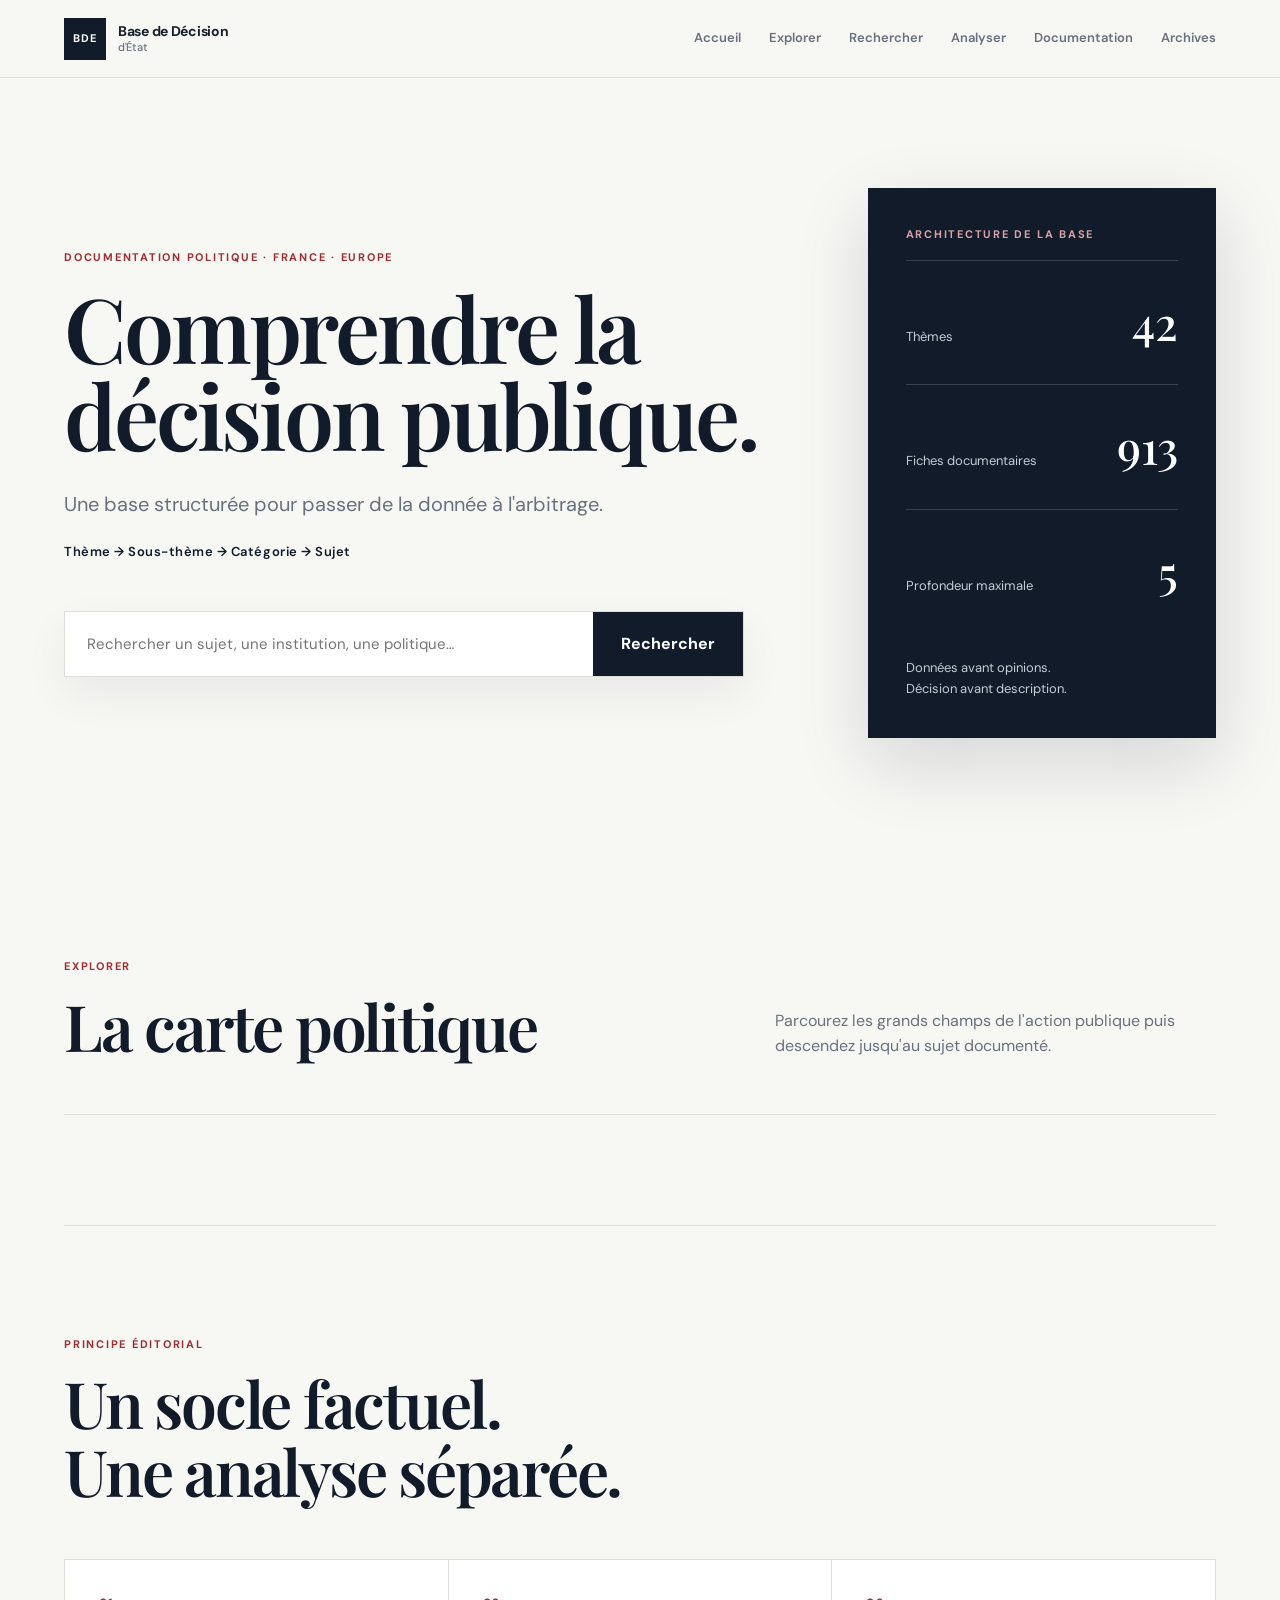
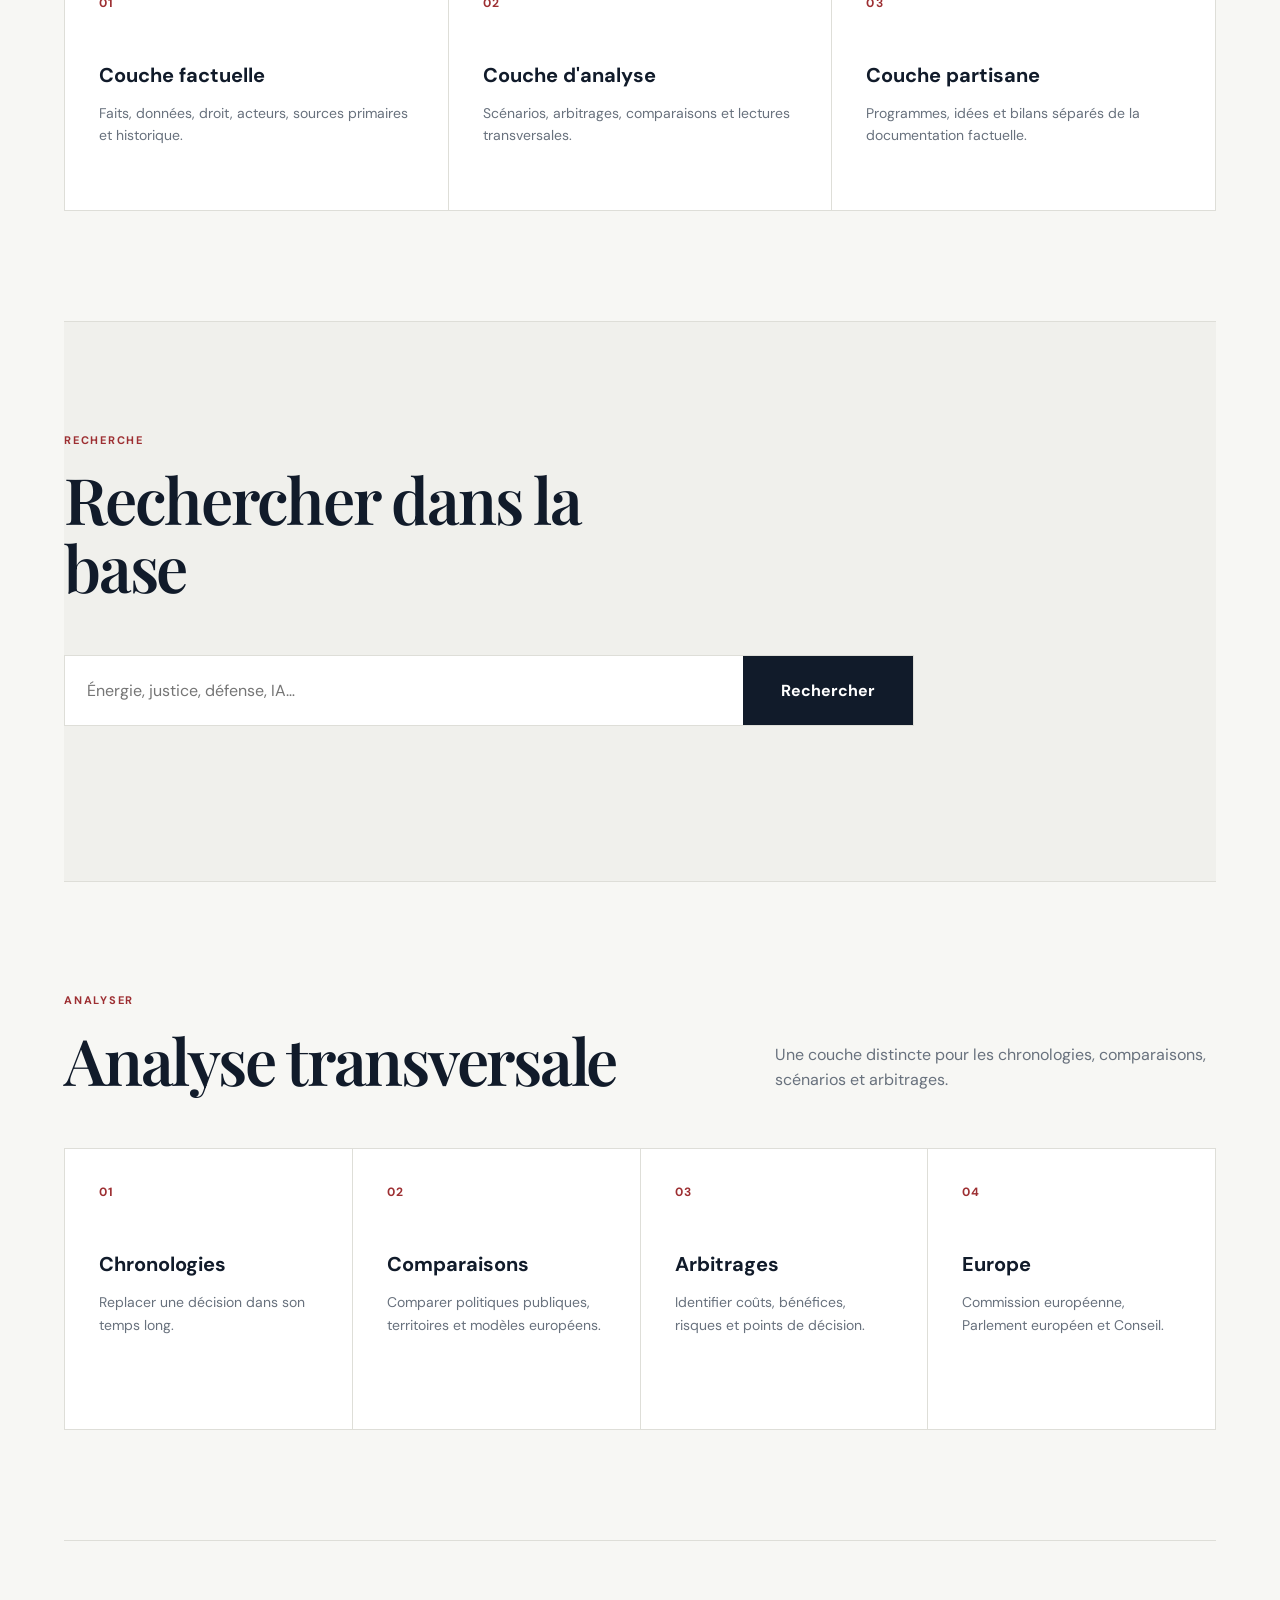
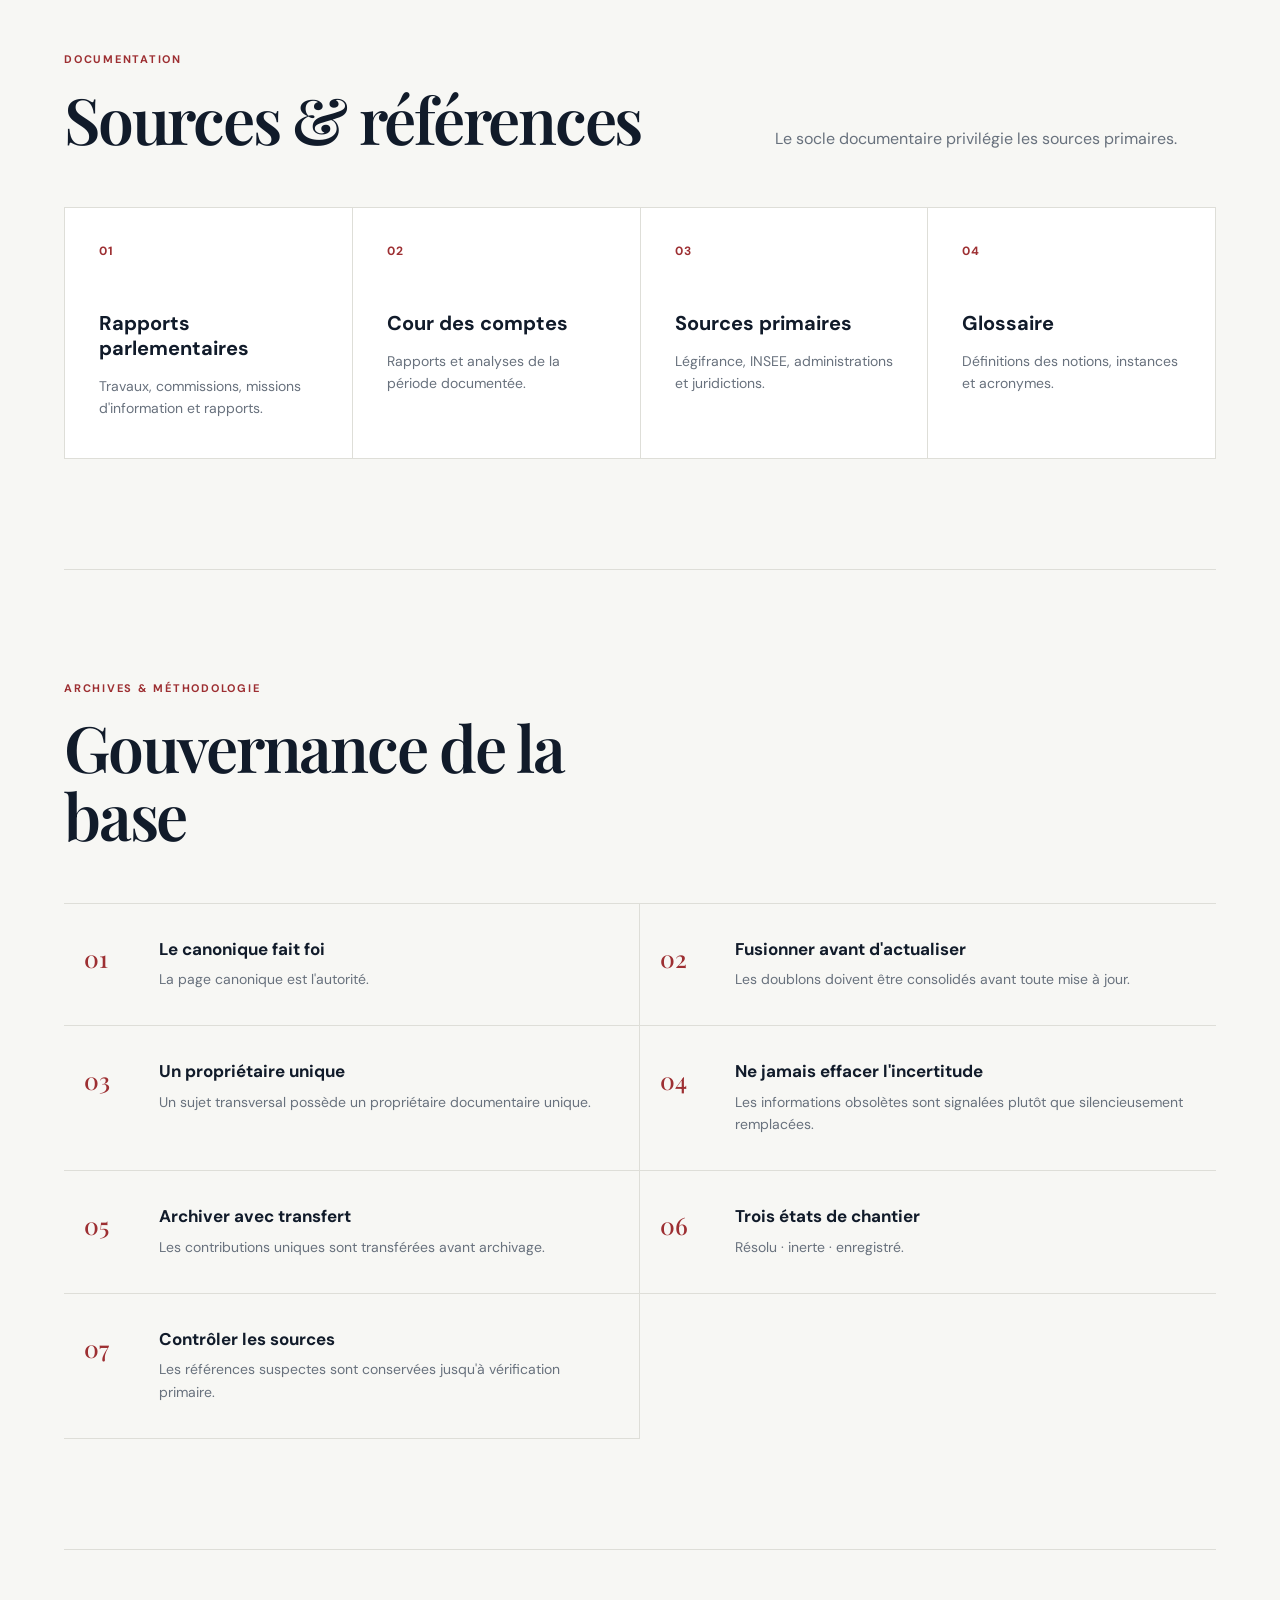
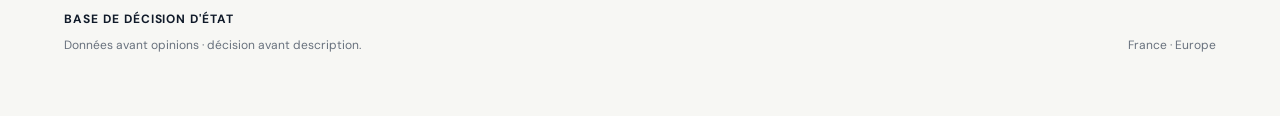
<file: index.html>
<!DOCTYPE html><html lang="fr">
<head>
  <meta charset="UTF-8">
  <meta name="viewport" content="width=device-width, initial-scale=1.0">
  <meta name="description" content="Base de Décision d'État — documentation politique structurée pour la décision publique.">
  <title>Base de Décision d'État</title>
  <link rel="preconnect" href="https://fonts.googleapis.com">
  <link rel="preconnect" href="https://fonts.gstatic.com" crossorigin>
  <link href="https://fonts.googleapis.com/css2?family=DM+Sans:wght@400;500;600;700&family=Playfair+Display:wght@500;600;700&display=swap" rel="stylesheet">
  <link rel="stylesheet" href="styles.css">
  <link rel="stylesheet" href="fiche.css">
</head><body><header class="header">  <a href="index.html" class="logo">
    <span class="logo-mark">BDE</span><span>
  Base de Décision<br>
  <small>d'État</small>
</span>

  </a>  <nav class="nav"><a href="index.html">Accueil</a>
<a href="#explorer">Explorer</a>
<a href="#recherche">Rechercher</a>
<a href="#analyser">Analyser</a>
<a href="#documentation">Documentation</a>
<a href="#archives">Archives</a>

  </nav>  <button class="menu-button" onclick="toggleMenu()">
    ☰
  </button></header><main id="app">  <!-- VUE DÉTAIL (thème / fiche) --><section id="detail-view" class="detail-view" hidden></section>  <!-- HERO -->  <section class="hero"><div class="hero-content">

  <div class="eyebrow">
    DOCUMENTATION POLITIQUE · FRANCE · EUROPE
  </div>

  <h1>
    Comprendre la<br>
    décision publique.
  </h1>

  <p>
    Une base structurée pour passer de la donnée
    à l'arbitrage.
  </p>

  <p class="hierarchy">
    Thème → Sous-thème → Catégorie → Sujet
  </p>

  <div class="search-box">

    <input
      id="home-search"
      type="search"
      placeholder="Rechercher un sujet, une institution, une politique…"
    >

    <button onclick="searchSite()">
      Rechercher
    </button>

  </div>

</div>


<aside class="hero-card">

  <div class="eyebrow">
    ARCHITECTURE DE LA BASE
  </div>

  <div class="metric">
    <span>Thèmes</span>
    <strong>42</strong>
  </div>

  <div class="metric">
    <span>Fiches documentaires</span>
    <strong>913</strong>
  </div>

  <div class="metric">
    <span>Profondeur maximale</span>
    <strong>5</strong>
  </div>

  <p>
    Données avant opinions.<br>
    Décision avant description.
  </p>

</aside>

  </section>  <!-- EXPLORER -->  <section id="explorer" class="section"><div class="section-header">

  <div>

    <div class="eyebrow">
      EXPLORER
    </div>

    <h2>
      La carte politique
    </h2>

  </div>

  <p>
    Parcourez les grands champs de l'action publique
    puis descendez jusqu'au sujet documenté.
  </p>

</div>


<div id="themes" class="theme-grid"></div>

  </section>  <!-- PRINCIPES -->  <section class="section"><div class="section-header">

  <div>

    <div class="eyebrow">
      PRINCIPE ÉDITORIAL
    </div>

    <h2>
      Un socle factuel.<br>
      Une analyse séparée.
    </h2>

  </div>

</div>


<div class="principles-grid">

  <article class="info-card">

    <span class="card-number">01</span>

    <h3>
      Couche factuelle
    </h3>

    <p>
      Faits, données, droit, acteurs,
      sources primaires et historique.
    </p>

  </article>


  <article class="info-card">

    <span class="card-number">02</span>

    <h3>
      Couche d'analyse
    </h3>

    <p>
      Scénarios, arbitrages,
      comparaisons et lectures transversales.
    </p>

  </article>


  <article class="info-card">

    <span class="card-number">03</span>

    <h3>
      Couche partisane
    </h3>

    <p>
      Programmes, idées et bilans
      séparés de la documentation factuelle.
    </p>

  </article>

</div>

  </section>  <!-- RECHERCHE -->  <section id="recherche" class="section search-section"><div class="section-header">

  <div>

    <div class="eyebrow">
      RECHERCHE
    </div>

    <h2>
      Rechercher dans la base
    </h2>

  </div>

</div>


<div class="large-search">

  <input
    id="search-input"
    type="search"
    placeholder="Énergie, justice, défense, IA…"
  >

  <button onclick="runSearch()">
    Rechercher
  </button>

</div>


<div id="search-results"></div>

  </section>  <!-- ANALYSE -->  <section id="analyser" class="section"><div class="section-header">

  <div>

    <div class="eyebrow">
      ANALYSER
    </div>

    <h2>
      Analyse transversale
    </h2>

  </div>

  <p>
    Une couche distincte pour les chronologies,
    comparaisons, scénarios et arbitrages.
  </p>

</div>


<div class="analysis-grid">

  <article class="analysis-card">
    <span>01</span>
    <h3>Chronologies</h3>
    <p>
      Replacer une décision dans son temps long.
    </p>
  </article>


  <article class="analysis-card">
    <span>02</span>
    <h3>Comparaisons</h3>
    <p>
      Comparer politiques publiques,
      territoires et modèles européens.
    </p>
  </article>


  <article class="analysis-card">
    <span>03</span>
    <h3>Arbitrages</h3>
    <p>
      Identifier coûts, bénéfices,
      risques et points de décision.
    </p>
  </article>


  <article class="analysis-card">
    <span>04</span>
    <h3>Europe</h3>
    <p>
      Commission européenne,
      Parlement européen et Conseil.
    </p>
  </article>

</div>

  </section>  <!-- DOCUMENTATION -->  <section id="documentation" class="section"><div class="section-header">

  <div>

    <div class="eyebrow">
      DOCUMENTATION
    </div>

    <h2>
      Sources & références
    </h2>

  </div>

  <p>
    Le socle documentaire privilégie
    les sources primaires.
  </p>

</div>


<div class="documentation-grid">

  <article class="info-card">

    <span class="card-number">01</span>

    <h3>
      Rapports parlementaires
    </h3>

    <p>
      Travaux, commissions, missions
      d'information et rapports.
    </p>

  </article>


  <article class="info-card">

    <span class="card-number">02</span>

    <h3>
      Cour des comptes
    </h3>

    <p>
      Rapports et analyses
      de la période documentée.
    </p>

  </article>


  <article class="info-card">

    <span class="card-number">03</span>

    <h3>
      Sources primaires
    </h3>

    <p>
      Légifrance, INSEE,
      administrations et juridictions.
    </p>

  </article>


  <article class="info-card">

    <span class="card-number">04</span>

    <h3>
      Glossaire
    </h3>

    <p>
      Définitions des notions,
      instances et acronymes.
    </p>

  </article>

</div>

  </section>  <!-- ARCHIVES -->  <section id="archives" class="section"><div class="section-header">

  <div>

    <div class="eyebrow">
      ARCHIVES & MÉTHODOLOGIE
    </div>

    <h2>
      Gouvernance de la base
    </h2>

  </div>

</div>


<div class="rules">

  <article>
    <strong>01</strong>
    <div>
      <h3>Le canonique fait foi</h3>
      <p>
        La page canonique est l'autorité.
      </p>
    </div>
  </article>


  <article>
    <strong>02</strong>
    <div>
      <h3>Fusionner avant d'actualiser</h3>
      <p>
        Les doublons doivent être consolidés
        avant toute mise à jour.
      </p>
    </div>
  </article>


  <article>
    <strong>03</strong>
    <div>
      <h3>Un propriétaire unique</h3>
      <p>
        Un sujet transversal possède
        un propriétaire documentaire unique.
      </p>
    </div>
  </article>


  <article>
    <strong>04</strong>
    <div>
      <h3>Ne jamais effacer l'incertitude</h3>
      <p>
        Les informations obsolètes sont
        signalées plutôt que silencieusement remplacées.
      </p>
    </div>
  </article>


  <article>
    <strong>05</strong>
    <div>
      <h3>Archiver avec transfert</h3>
      <p>
        Les contributions uniques sont transférées
        avant archivage.
      </p>
    </div>
  </article>


  <article>
    <strong>06</strong>
    <div>
      <h3>Trois états de chantier</h3>
      <p>
        Résolu · inerte · enregistré.
      </p>
    </div>
  </article>


  <article>
    <strong>07</strong>
    <div>
      <h3>Contrôler les sources</h3>
      <p>
        Les références suspectes sont conservées
        jusqu'à vérification primaire.
      </p>
    </div>
  </article>

</div>

  </section></main><footer>  <div><strong>
  BASE DE DÉCISION D'ÉTAT
</strong>

<p>
  Données avant opinions ·
  décision avant description.
</p>

  </div>  <div>
    France · Europe
  </div></footer><script src="data.js"></script><script src="app.js"></script></body>
</html>
</file>
<file: styles.css>
:root {
--bg: #f7f7f4;
--surface: #ffffff;
--surface-soft: #f0f0ec;

--navy: #111b2a;
--navy-soft: #263448;

--text: #18202b;
--muted: #68717d;

--red: #9d2f32;
--red-dark: #7d2427;

--border: #deded8;

--max-width: 1280px;

--serif: "Playfair Display", Georgia, serif;
--sans: "DM Sans", Arial, sans-serif;
}

/* ------------------------------
RESET
------------------------------ */

* {
  box-sizing: border-box;
  margin: 0;
  padding: 0;
  }

html {
scroll-behavior: smooth;
}

body {
background: var(--bg);
color: var(--text);
font-family: var(--sans);
line-height: 1.6;
}

a {
color: inherit;
text-decoration: none;
}

button,
input {
font: inherit;
}

/* ------------------------------
HEADER
------------------------------ */

.header {
position: sticky;
top: 0;
z-index: 1000;

display: flex;
align-items: center;
justify-content: space-between;

min-height: 78px;
padding: 0 5vw;

background: rgba(247, 247, 244, 0.94);
border-bottom: 1px solid var(--border);

backdrop-filter: blur(12px);
}

.logo {
display: flex;
align-items: center;
gap: 12px;

font-size: 14px;
font-weight: 700;
line-height: 1.05;
letter-spacing: -0.02em;
}

.logo small {
color: var(--muted);
font-size: 11px;
font-weight: 500;
}

.logo-mark {
display: grid;
place-items: center;

width: 42px;
height: 42px;

background: var(--navy);
color: white;

font-size: 11px;
letter-spacing: 0.08em;
}

.nav {
display: flex;
align-items: center;
gap: 28px;

color: var(--muted);
font-size: 13px;
font-weight: 600;
}

.nav a {
position: relative;
padding: 28px 0;
transition: color 0.2s ease;
}

.nav a:hover {
color: var(--navy);
}

.nav a::after {
content: "";

position: absolute;
left: 0;
bottom: 20px;

width: 0;
height: 1px;

background: var(--red);

transition: width 0.2s ease;
}

.nav a:hover::after {
width: 100%;
}

.menu-button {
display: none;

border: 0;
background: transparent;

color: var(--navy);
font-size: 24px;

cursor: pointer;
}

/* ------------------------------
MAIN
------------------------------ */

main {
min-height: 70vh;
}

.section {
width: min(var(--max-width), 90%);
margin: 0 auto;
padding: 110px 0;
}

.section + .section {
border-top: 1px solid var(--border);
}

.section-header {
display: grid;
grid-template-columns: 1fr 0.7fr;
gap: 80px;
align-items: end;

margin-bottom: 55px;
}

.section-header > p {
max-width: 500px;

color: var(--muted);
font-size: 16px;
}

/* ------------------------------
TYPOGRAPHY
------------------------------ */

.eyebrow {
margin-bottom: 16px;

color: var(--red);

font-size: 11px;
font-weight: 700;
letter-spacing: 0.16em;
text-transform: uppercase;
}

h1,
h2,
h3 {
color: var(--navy);
}

h1,
h2 {
font-family: var(--serif);
font-weight: 600;
letter-spacing: -0.035em;
}

h1 {
font-size: clamp(52px, 7vw, 94px);
line-height: 0.98;
}

h2 {
font-size: clamp(38px, 5vw, 64px);
line-height: 1.05;
}

h3 {
font-size: 20px;
line-height: 1.25;
}

/* ------------------------------
HERO
------------------------------ */

.hero {
width: min(var(--max-width), 90%);
min-height: 700px;

margin: 0 auto;
padding: 110px 0;

display: grid;
grid-template-columns: 1.35fr 0.65fr;
gap: 80px;
align-items: center;
}

.hero-content > p {
max-width: 650px;
margin-top: 30px;

color: var(--muted);
font-size: 20px;
}

.hero-content .hierarchy {
margin-top: 22px;

color: var(--navy);
font-size: 13px;
font-weight: 600;
letter-spacing: 0.04em;
}

.search-box {
display: flex;

max-width: 680px;
margin-top: 48px;

border: 1px solid var(--border);
background: var(--surface);

box-shadow: 0 18px 45px rgba(17, 27, 42, 0.06);
}

.search-box input {
flex: 1;

min-width: 0;
padding: 20px 22px;

border: 0;
outline: 0;

background: transparent;
color: var(--text);

font-size: 15px;
}

.search-box button,
.large-search button {
padding: 0 28px;

border: 0;

background: var(--navy);
color: white;

font-weight: 700;

cursor: pointer;

transition:
background 0.2s ease,
transform 0.2s ease;
}

.search-box button:hover,
.large-search button:hover {
background: var(--red);
}

/* ------------------------------
HERO CARD
------------------------------ */

.hero-card {
padding: 38px;

background: var(--navy);
color: white;

box-shadow: 0 25px 70px rgba(17, 27, 42, 0.14);
}

.hero-card .eyebrow {
color: #d9a3a5;
}

.hero-card .metric {
display: flex;
align-items: baseline;
justify-content: space-between;

padding: 25px 0;

border-top: 1px solid rgba(255, 255, 255, 0.16);
}

.hero-card .metric span {
color: #c5ccd5;
font-size: 13px;
}

.hero-card .metric strong {
font-family: var(--serif);
font-size: 46px;
font-weight: 500;
}

.hero-card > p {
padding-top: 25px;

color: #c5ccd5;

font-size: 13px;
}

/* ------------------------------
THEMES
------------------------------ */

.theme-grid {
display: grid;
grid-template-columns: repeat(3, 1fr);

border-top: 1px solid var(--border);
border-left: 1px solid var(--border);
}

.theme-card {
min-height: 170px;
padding: 28px;

background: var(--surface);

border-right: 1px solid var(--border);
border-bottom: 1px solid var(--border);

cursor: pointer;

transition:
background 0.2s ease,
transform 0.2s ease;
}

.theme-card:hover {
background: var(--navy);
color: white;

transform: translateY(-3px);
}

.theme-number {
display: block;

margin-bottom: 35px;

color: var(--red);

font-size: 11px;
font-weight: 700;
letter-spacing: 0.1em;
}

.theme-card:hover .theme-number {
color: #e4abad;
}

.theme-card h3 {
font-family: var(--serif);
font-size: 23px;
font-weight: 600;
}

.theme-card:hover h3 {
color: white;
}

/* ------------------------------
PRINCIPLES
------------------------------ */

.principles-grid,
.documentation-grid,
.analysis-grid {
display: grid;
grid-template-columns: repeat(3, 1fr);
gap: 1px;

background: var(--border);

border: 1px solid var(--border);
}

.info-card,
.analysis-card {
min-height: 250px;
padding: 34px;

background: var(--surface);
}

.card-number,
.analysis-card > span {
display: block;

margin-bottom: 50px;

color: var(--red);

font-size: 12px;
font-weight: 700;
letter-spacing: 0.1em;
}

.info-card h3,
.analysis-card h3 {
margin-bottom: 14px;
}

.info-card p,
.analysis-card p {
color: var(--muted);
font-size: 14px;
}

/* ------------------------------
SEARCH
------------------------------ */

.search-section {
background: var(--surface-soft);
}

.large-search {
display: flex;

max-width: 850px;

margin-bottom: 45px;

background: white;
border: 1px solid var(--border);
}

.large-search input {
flex: 1;

min-width: 0;
padding: 22px;

border: 0;
outline: 0;

font-size: 16px;
}

.large-search button {
min-width: 170px;
}

#search-results {
display: grid;
gap: 12px;
}

.search-result {
display: block;

padding: 25px;

background: white;
border: 1px solid var(--border);

transition:
border-color 0.2s ease,
transform 0.2s ease;
}

.search-result:hover {
border-color: var(--navy);
transform: translateX(5px);
}

.search-result-number {
color: var(--red);
font-size: 11px;
font-weight: 700;
}

.search-result h3 {
margin: 7px 0;
font-family: var(--serif);
}

.search-result p {
color: var(--muted);
font-size: 13px;
}

/* ------------------------------
ANALYSIS
------------------------------ */

.analysis-grid {
grid-template-columns: repeat(4, 1fr);
}

.analysis-card {
min-height: 280px;
}

/* ------------------------------
DOCUMENTATION
------------------------------ */

.documentation-grid {
grid-template-columns: repeat(4, 1fr);
}

/* ------------------------------
RULES
------------------------------ */

.rules {
display: grid;
grid-template-columns: repeat(2, 1fr);

border-top: 1px solid var(--border);
}

.rules article {
display: grid;
grid-template-columns: 55px 1fr;
gap: 20px;

padding: 35px 20px;

border-bottom: 1px solid var(--border);
}

.rules article:nth-child(odd) {
border-right: 1px solid var(--border);
}

.rules strong {
color: var(--red);

font-family: var(--serif);
font-size: 24px;
font-weight: 500;
}

.rules h3 {
margin-bottom: 8px;
font-size: 17px;
}

.rules p {
color: var(--muted);
font-size: 14px;
}

/* ------------------------------
DETAIL VIEW (thème / fiche)
------------------------------ */

main.detail-mode > section:not(.detail-view) {
  display: none;
}

.detail-view {
  width: min(var(--max-width), 90%);
  margin: 0 auto;
  padding: 60px 0 110px;
}

.detail-breadcrumb {
  margin-bottom: 40px;
}

.detail-breadcrumb a {
  color: var(--muted);
  font-size: 13px;
  font-weight: 600;
}

.detail-breadcrumb a:hover {
  color: var(--red);
}

.detail-head {
  max-width: 760px;
  margin-bottom: 55px;
  padding-bottom: 35px;
  border-bottom: 1px solid var(--border);
}

.detail-title {
  font-family: var(--serif);
  font-size: clamp(32px, 4vw, 48px);
  font-weight: 600;
  color: var(--navy);
  letter-spacing: -0.02em;
  margin: 10px 0 14px;
}

.detail-title.fiche-title {
  font-size: clamp(26px, 3.2vw, 36px);
}

.detail-meta {
  color: var(--muted);
  font-size: 13px;
  margin-bottom: 8px;
}

.detail-meta a {
  color: var(--red);
  font-weight: 600;
}

.detail-status {
  color: var(--text);
  font-size: 14px;
}

.detail-categories {
  display: grid;
  gap: 0;
  border-top: 1px solid var(--border);
}

.category-row {
  display: grid;
  grid-template-columns: 70px 1fr;
  gap: 24px;
  padding: 26px 0;
  border-bottom: 1px solid var(--border);
}

.category-code {
  font-family: var(--serif);
  color: var(--red);
  font-size: 15px;
  font-weight: 600;
  padding-top: 2px;
}

.category-body h3 {
  font-size: 18px;
  margin-bottom: 6px;
}

.category-empty {
  color: var(--muted);
  font-size: 13px;
  font-style: italic;
}

.fiche-links {
  display: flex;
  flex-direction: column;
  gap: 4px;
  margin-top: 8px;
}

.fiche-link {
  font-size: 13.5px;
  color: var(--text);
  padding: 4px 0 4px 14px;
  border-left: 2px solid var(--border);
}

.fiche-link:hover {
  border-left-color: var(--red);
  color: var(--red);
}

/* Contenu intégral d'une fiche (15 sections) */
.fiche-body {
  max-width: 760px;
}

.fiche-body h3 {
  font-family: var(--serif);
  font-size: 19px;
  color: var(--navy);
  margin-top: 34px;
  padding-top: 18px;
  border-top: 1px solid var(--border);
}

.fiche-body h3:first-child {
  margin-top: 0;
  padding-top: 0;
  border-top: none;
}

.fiche-body p {
  color: var(--text);
  font-size: 15px;
  margin: 10px 0;
}

.fiche-body ul {
  margin: 10px 0 10px 20px;
}

.fiche-body li {
  color: var(--text);
  font-size: 15px;
  margin-bottom: 6px;
  line-height: 1.55;
}

.fiche-body strong {
  color: var(--navy);
}

.fiche-body table {
  width: 100%;
  border-collapse: collapse;
  margin: 14px 0 20px;
  font-size: 13.5px;
}

.fiche-body th,
.fiche-body td {
  padding: 9px 12px;
  border-bottom: 1px solid var(--border);
  text-align: left;
}

.fiche-body th {
  background: var(--surface-soft);
  color: var(--navy);
  font-weight: 700;
  font-size: 11.5px;
  text-transform: uppercase;
  letter-spacing: 0.05em;
}

/* ------------------------------
FOOTER
------------------------------ */

footer {
display: flex;
justify-content: space-between;
align-items: flex-end;

width: min(var(--max-width), 90%);

margin: 0 auto;
padding: 60px 0;

border-top: 1px solid var(--border);

color: var(--muted);

font-size: 12px;
}

footer strong {
color: var(--navy);
letter-spacing: 0.08em;
}

footer p {
margin-top: 7px;
}

/* ------------------------------
MOBILE
------------------------------ */

@media (max-width: 900px) {

.nav {
display: none;

position: absolute;
top: 78px;
left: 0;
right: 0;

flex-direction: column;
align-items: stretch;
gap: 0;

padding: 10px 5vw;

background: var(--bg);
border-bottom: 1px solid var(--border);

}

.nav.open {
display: flex;
}

.nav a {
padding: 16px 0;

border-bottom: 1px solid var(--border);

}

.nav a::after {
display: none;
}

.menu-button {
display: block;
}

.hero {
grid-template-columns: 1fr;

min-height: auto;

padding: 80px 0;

}

.hero-card {
max-width: 600px;
}

.section-header {
grid-template-columns: 1fr;
gap: 25px;
}

.theme-grid {
grid-template-columns: repeat(2, 1fr);
}

.analysis-grid {
grid-template-columns: repeat(2, 1fr);
}

.documentation-grid {
grid-template-columns: repeat(2, 1fr);
}
}

@media (max-width: 600px) {

.header {
padding: 0 20px;
}

.hero,
.section,
footer {
width: calc(100% - 40px);
}

.hero {
padding: 65px 0;
}

h1 {
font-size: 52px;
}

h2 {
font-size: 40px;
}

.hero-content > p {
font-size: 17px;
}

.search-box,
.large-search {
flex-direction: column;
}

.search-box button,
.large-search button {
min-height: 58px;
}

.theme-grid,
.principles-grid,
.analysis-grid,
.documentation-grid,
.rules {
grid-template-columns: 1fr;
}

.rules article:nth-child(odd) {
border-right: 0;
}

.section {
padding: 75px 0;
}

footer {
flex-direction: column;
align-items: flex-start;
gap: 25px;
}
}
</file>
<file: fiche.css>
/* Mise en page éditoriale des fiches */

.fiche-layout {
  display: grid;
  grid-template-columns: 250px minmax(0, 820px);
  gap: 72px;
  align-items: start;
  max-width: 1180px;
}

.fiche-aside {
  position: sticky;
  top: 105px;
  display: grid;
  gap: 18px;
}

.fiche-aside-card,
.fiche-source-card {
  background: var(--surface);
  border: 1px solid var(--border);
  padding: 22px;
}

.fiche-aside-card .eyebrow {
  margin-bottom: 10px;
}

.fiche-aside-title {
  color: var(--navy);
  font-family: var(--serif);
  font-size: 18px;
  font-weight: 600;
  margin-bottom: 18px;
}

.fiche-toc {
  display: grid;
  border-top: 1px solid var(--border);
}

.toc-link {
  display: block;
  padding: 9px 0;
  border-bottom: 1px solid var(--border);
  color: var(--muted);
  font-size: 12px;
  line-height: 1.35;
  transition: color .15s ease, padding-left .15s ease;
}

.toc-link:hover {
  color: var(--red);
  padding-left: 4px;
}

.toc-level-1 { padding-left: 10px; }
.toc-level-2 { padding-left: 20px; font-size: 11.5px; }

.fiche-toc-empty {
  color: var(--muted);
  font-size: 12px;
  padding-top: 10px;
}

.fiche-source-label {
  display: block;
  margin-bottom: 9px;
  color: var(--red);
  font-size: 10px;
  font-weight: 700;
  letter-spacing: .14em;
}

.fiche-source-card p {
  color: var(--muted);
  font-size: 11.5px;
  line-height: 1.55;
  overflow-wrap: anywhere;
  margin-bottom: 14px;
}

.fiche-source-card a {
  color: var(--red);
  font-size: 12px;
  font-weight: 700;
}

.fiche-article {
  min-width: 0;
  background: var(--surface);
  border: 1px solid var(--border);
}

.fiche-article-head {
  padding: 48px 58px 42px;
  border-bottom: 1px solid var(--border);
}

.fiche-article-head .eyebrow {
  margin-bottom: 12px;
}

.fiche-article-head .fiche-title {
  max-width: 720px;
  font-size: clamp(32px, 4vw, 52px);
  line-height: 1.06;
  margin: 0 0 18px;
}

.fiche-intro {
  color: var(--muted);
  font-size: 13px;
  line-height: 1.5;
}

.fiche-body {
  max-width: none;
  padding: 42px 58px 70px;
}

.fiche-body > *:first-child {
  margin-top: 0;
}

.fiche-body h2,
.fiche-body h3,
.fiche-body h4 {
  scroll-margin-top: 110px;
}

.fiche-body h2 {
  margin: 44px 0 18px;
  padding-top: 28px;
  border-top: 2px solid var(--navy);
  font-size: 27px;
  line-height: 1.15;
}

.fiche-body h3 {
  margin: 36px 0 14px;
  padding: 0;
  border: 0;
  font-family: var(--serif);
  font-size: 21px;
  line-height: 1.25;
}

.fiche-body h4 {
  margin: 26px 0 10px;
  color: var(--navy);
  font-size: 15px;
  line-height: 1.35;
}

.fiche-body p {
  max-width: 70ch;
  margin: 0 0 15px;
  color: #28313d;
  font-size: 16px;
  line-height: 1.78;
}

.fiche-body ul,
.fiche-body ol {
  max-width: 70ch;
  margin: 12px 0 20px 22px;
  padding-left: 10px;
}

.fiche-body li {
  padding-left: 5px;
  margin-bottom: 8px;
  color: #28313d;
  font-size: 15.5px;
  line-height: 1.65;
}

.fiche-body blockquote {
  max-width: 70ch;
  margin: 28px 0;
  padding: 18px 24px;
  border-left: 4px solid var(--red);
  background: var(--surface-soft);
  color: var(--navy-soft);
  font-family: var(--serif);
  font-size: 17px;
  line-height: 1.6;
}

.fiche-body a {
  color: var(--red);
  text-decoration: underline;
  text-decoration-color: rgba(157,47,50,.3);
  text-underline-offset: 3px;
}

.fiche-body a:hover {
  color: var(--red-dark);
}

.fiche-body hr {
  margin: 38px 0;
  border: 0;
  border-top: 1px solid var(--border);
}

.fiche-body table {
  display: block;
  max-width: 100%;
  overflow-x: auto;
  margin: 26px 0 32px;
  border: 1px solid var(--border);
  font-size: 13.5px;
}

.fiche-body thead {
  background: var(--navy);
  color: white;
}

.fiche-body th,
.fiche-body td {
  min-width: 130px;
  padding: 12px 14px;
  border-right: 1px solid var(--border);
  border-bottom: 1px solid var(--border);
  vertical-align: top;
}

.fiche-body th {
  background: var(--navy);
  color: white;
  text-transform: none;
  letter-spacing: 0;
  font-size: 12px;
}

.fiche-body tr:nth-child(even) td {
  background: #fafaf8;
}

.fiche-body pre,
.fiche-body code {
  font-family: ui-monospace, SFMono-Regular, Menlo, Consolas, monospace;
}

.fiche-body pre {
  max-width: 100%;
  overflow-x: auto;
  margin: 22px 0;
  padding: 18px;
  background: var(--navy);
  color: #f4f5f7;
  font-size: 12px;
  line-height: 1.6;
}

.fiche-body code {
  padding: 2px 5px;
  background: var(--surface-soft);
  color: var(--navy);
  font-size: .9em;
}

.fiche-body pre code {
  padding: 0;
  background: transparent;
  color: inherit;
}

.fiche-body figure {
  margin: 30px 0;
}

.fiche-body img {
  display: block;
  max-width: 100%;
  height: auto;
  border: 1px solid var(--border);
}

.fiche-body figcaption {
  margin-top: 8px;
  color: var(--muted);
  font-size: 12px;
}

@media (max-width: 1000px) {
  .fiche-layout {
    grid-template-columns: 1fr;
    gap: 26px;
  }

  .fiche-aside {
    position: static;
    grid-template-columns: 1fr 1fr;
  }
}

@media (max-width: 600px) {
  .fiche-aside {
    grid-template-columns: 1fr;
  }

  .fiche-article-head,
  .fiche-body {
    padding-left: 24px;
    padding-right: 24px;
  }

  .fiche-article-head {
    padding-top: 32px;
    padding-bottom: 30px;
  }

  .fiche-body {
    padding-top: 30px;
    padding-bottom: 50px;
  }

  .fiche-body p,
  .fiche-body li {
    font-size: 15px;
  }
}
</file>
